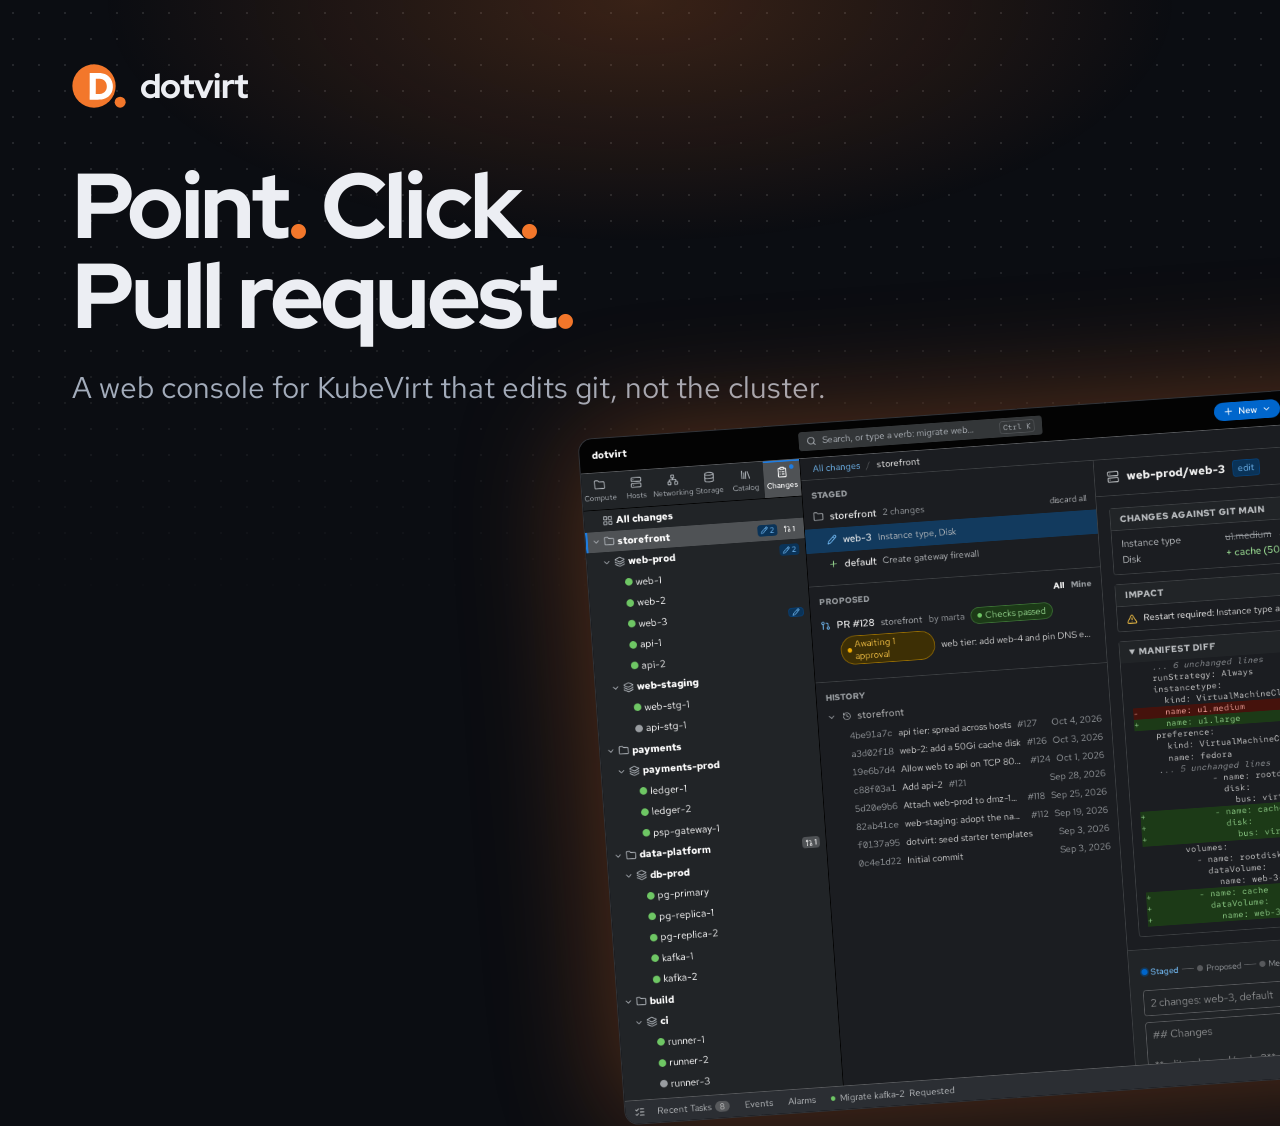
<file: tools/og.html>
<!doctype html>
<html lang="en">
<head>
<meta charset="utf-8">
<link rel="stylesheet" href="../site/style.css">
<style>
  /* The site sheet points at /fonts; this page is opened from disk. */
  @font-face { font-family: "Red Hat Display"; src: url("../site/fonts/red-hat-display.woff2"); font-weight: 300 900; }
  @font-face { font-family: "Red Hat Text"; src: url("../site/fonts/red-hat-text.woff2"); font-weight: 300 700; }
  body { width: 1200px; height: 630px; overflow: hidden; padding: 64px 72px; }
  body::before { height: 630px; }
  .brand { font-size: 34px; gap: 14px; }
  .brand svg { width: 54px; height: 44px; }
  h1 { margin-top: 44px; font-size: 92px; }
  p { margin-top: 26px; max-width: 800px; color: var(--muted); font-size: 30px; line-height: 1.35; }
  img { position: absolute; left: 600px; top: 400px; width: 1100px; max-width: none;
        border: 1px solid var(--line-strong); border-radius: 14px;
        box-shadow: 0 0 120px rgb(243 119 43 / 0.35); transform: rotate(-4deg); }
</style>
</head>
<body>
  <span class="brand">
    <svg viewBox="161.26 5.33 981.56 800.25">
      <circle cx="561.35" cy="405.42" r="394.09" fill="#F3772B"/>
      <circle cx="1036.78" cy="699.54" r="100.04" fill="#F3772B"/>
      <path fill="#fff" fill-rule="evenodd" d="M482.96,654.00 C480.89,645.06 482.83,554.08 482.83,537.00 C482.83,452.33 482.83,367.67 482.83,283.00 C482.83,254.33 482.83,225.67 482.83,197.00 C482.83,193.12 481.99,170.95 484.47,170.00 C490.67,167.87 505.58,169.83 512.67,169.83 C534.22,169.83 555.78,169.83 577.33,169.83 C606.29,169.83 635.71,169.28 664.33,170.82 C669.38,171.09 674.65,170.23 679.67,170.87 C733.49,177.78 786.94,193.34 829.00,230.52 C885.04,280.07 908.74,355.40 904.82,428.33 C904.27,438.57 902.16,448.93 900.87,459.00 C898.15,480.25 892.19,502.82 882.62,522.33 C867.50,553.17 847.20,579.34 820.78,601.33 C806.26,613.41 789.22,621.77 772.33,630.05 C709.60,660.81 637.72,654.83 568.33,654.83 C546.67,654.83 525.00,654.83 503.33,654.83 C500.61,654.83 483.54,655.32 482.96,654.00 Z M594.67,272.96 C593.41,273.51 593.83,286.48 593.83,288.67 C593.83,305.11 593.83,321.56 593.83,338.00 C593.83,386.56 593.83,435.11 593.83,483.67 C593.83,496.74 591.76,541.52 593.96,551.00 C594.52,552.28 628.28,551.83 635.00,551.83 C680.28,551.83 720.09,546.01 755.00,515.14 C810.77,465.84 806.84,355.77 750.00,305.52 C717.78,277.04 675.31,272.83 634.00,272.83 C623.37,272.83 604.33,270.72 594.67,272.96 Z"/>
    </svg>
    dotvirt
  </span>
  <h1>Point<i>.</i> Click<i>.</i><br>Pull request<i>.</i></h1>
  <p>A web console for KubeVirt that edits git, not the cluster.</p>
  <img src="../site/img/changes.webp" alt="">
</body>
</html>
</file>
<file: site/style.css>
@font-face {
  font-family: "Red Hat Display";
  src: url("/fonts/red-hat-display.woff2") format("woff2");
  font-weight: 300 900;
  font-display: swap;
}
@font-face {
  font-family: "Red Hat Text";
  src: url("/fonts/red-hat-text.woff2") format("woff2");
  font-weight: 300 700;
  font-display: swap;
}
@font-face {
  font-family: "Red Hat Mono";
  src: url("/fonts/red-hat-mono.woff2") format("woff2");
  font-weight: 300 700;
  font-display: swap;
}

:root {
  --bg: #0b0d12;
  --panel: #12151c;
  --panel-2: #171b24;
  --line: rgb(255 255 255 / 0.09);
  --line-strong: rgb(255 255 255 / 0.16);
  --text: #eceef3;
  --muted: #a3acbb;
  --brand: #f3772b;
  --brand-hi: #ff9455;
  --display: "Red Hat Display", system-ui, sans-serif;
  --body: "Red Hat Text", system-ui, sans-serif;
  --mono: "Red Hat Mono", ui-monospace, monospace;
  --radius: 14px;
  color-scheme: dark;
}

* { box-sizing: border-box; }

html { scroll-behavior: smooth; scroll-padding-top: 24px; }

body {
  margin: 0;
  background: var(--bg);
  color: var(--text);
  font: 400 17px/1.6 var(--body);
  -webkit-font-smoothing: antialiased;
  overflow-x: hidden;
}

/* The dot grid is the brand's dot, fading out under the hero glow. */
body::before {
  content: "";
  position: absolute;
  inset: 0 0 auto;
  height: 1100px;
  z-index: -1;
  background:
    radial-gradient(60% 55% at 50% 0%, rgb(243 119 43 / 0.2), transparent 70%),
    radial-gradient(rgb(255 255 255 / 0.11) 1px, transparent 1.5px) 0 0 / 26px 26px;
  -webkit-mask-image: linear-gradient(#000 35%, transparent);
  mask-image: linear-gradient(#000 35%, transparent);
}

a { color: inherit; }
img, video { display: block; max-width: 100%; height: auto; }
ul, ol { margin: 0; padding: 0; list-style: none; }
h1, h2, h3, p, figure { margin: 0; }

.wrap {
  width: min(1160px, 100% - 48px);
  margin-inline: auto;
}

:focus-visible {
  outline: 2px solid var(--brand-hi);
  outline-offset: 3px;
  border-radius: 6px;
}

/* ---- nav ---- */

.nav {
  display: flex;
  align-items: center;
  justify-content: space-between;
  padding-block: 22px;
}
.brand {
  display: inline-flex;
  align-items: center;
  gap: 10px;
  font: 800 22px/1 var(--display);
  letter-spacing: -0.02em;
  text-decoration: none;
}
.brand svg { width: 34px; height: 28px; }
.nav nav { display: flex; align-items: center; gap: 28px; }
.nav nav a:not(.btn) {
  color: var(--muted);
  font-size: 15px;
  text-decoration: none;
  transition: color 0.15s;
}
.nav nav a:not(.btn):hover { color: var(--text); }

/* ---- buttons ---- */

.btn {
  display: inline-flex;
  align-items: center;
  gap: 10px;
  padding: 13px 22px;
  border: 1px solid var(--line-strong);
  border-radius: 999px;
  background: rgb(255 255 255 / 0.04);
  color: var(--text);
  font: 600 16px/1 var(--body);
  text-decoration: none;
  cursor: pointer;
  transition: background 0.15s, border-color 0.15s, transform 0.15s;
}
.btn:hover { background: rgb(255 255 255 / 0.09); border-color: rgb(255 255 255 / 0.28); }
.btn:active { transform: translateY(1px); }
.btn svg { width: 14px; height: 14px; fill: currentColor; }
.btn small { color: var(--muted); font-size: 13px; font-weight: 500; }
.btn-small { padding: 9px 16px; font-size: 14px; }
.btn-primary {
  border-color: transparent;
  background: var(--brand);
  color: #1a0c02;
  box-shadow: 0 8px 30px -8px rgb(243 119 43 / 0.7);
}
.btn-primary:hover { background: var(--brand-hi); border-color: transparent; }
.cta { display: flex; flex-wrap: wrap; gap: 14px; }

/* ---- headings ---- */

h1, h2 {
  font-family: var(--display);
  font-weight: 800;
  letter-spacing: -0.035em;
  text-wrap: balance;
}
h1 i, h2 i { color: var(--brand); font-style: normal; }
h2 { font-size: clamp(30px, 4.2vw, 46px); line-height: 1.1; }
h3 { font: 700 20px/1.3 var(--display); letter-spacing: -0.01em; }

section { padding-block: clamp(64px, 9vw, 120px); }

/* ---- hero ---- */

.hero {
  display: flex;
  flex-direction: column;
  align-items: center;
  padding-top: clamp(40px, 6vw, 84px);
  text-align: center;
}
.eyebrow {
  display: flex;
  gap: 22px;
  padding: 7px 18px;
  border: 1px solid var(--line);
  border-radius: 999px;
  background: rgb(255 255 255 / 0.03);
  color: var(--muted);
  font-size: 14px;
  font-weight: 500;
}
.eyebrow li + li { position: relative; }
.eyebrow li + li::before {
  content: "";
  position: absolute;
  left: -13px;
  top: 50%;
  width: 4px;
  height: 4px;
  margin-top: -2px;
  border-radius: 50%;
  background: var(--brand);
}
h1 {
  margin-top: 28px;
  font-size: clamp(44px, 8.6vw, 104px);
  line-height: 0.98;
}
h1 span { white-space: nowrap; }
.lede {
  max-width: 720px;
  margin-top: 28px;
  color: var(--muted);
  font-size: clamp(17px, 1.6vw, 20px);
  text-wrap: balance;
}
.lede span { display: block; }
.lede span:first-child { color: var(--text); }
.hero .cta { justify-content: center; margin-top: 36px; }

/* ---- window frame (video and screenshots) ---- */

.window {
  position: relative;
  width: 100%;
  border: 1px solid var(--line-strong);
  border-radius: var(--radius);
  background: var(--panel);
  box-shadow:
    0 0 0 1px rgb(0 0 0 / 0.5),
    0 40px 120px -30px rgb(243 119 43 / 0.28),
    0 30px 60px -20px rgb(0 0 0 / 0.8);
  overflow: hidden;
}
.window-bar {
  display: flex;
  align-items: center;
  gap: 7px;
  height: 38px;
  padding-inline: 14px;
  border-bottom: 1px solid var(--line);
  background: var(--panel-2);
}
.window-bar i {
  width: 10px;
  height: 10px;
  border-radius: 50%;
  background: rgb(255 255 255 / 0.16);
}
.window-bar i:first-child { background: var(--brand); }
.window-bar span {
  margin-inline: auto;
  padding: 3px 44px;
  border-radius: 6px;
  background: rgb(255 255 255 / 0.05);
  color: var(--muted);
  font: 400 12px/1.5 var(--mono);
  transform: translateX(-24px);
}
.hero .window { margin-top: clamp(44px, 6vw, 72px); }

.player { position: relative; aspect-ratio: 16 / 9; background: #000; }
.player video { width: 100%; height: 100%; }
.play {
  position: absolute;
  inset: 0;
  display: grid;
  place-items: center;
  width: 100%;
  border: 0;
  background: linear-gradient(rgb(11 13 18 / 0.1), rgb(11 13 18 / 0.45));
  cursor: pointer;
}
.play svg {
  width: 92px;
  height: 92px;
  padding: 30px 26px 30px 34px;
  border-radius: 50%;
  background: var(--brand);
  fill: #1a0c02;
  box-shadow: 0 0 0 0 rgb(243 119 43 / 0.55), 0 20px 50px rgb(0 0 0 / 0.5);
  animation: pulse 2.4s ease-out infinite;
  transition: transform 0.2s;
}
.play:hover svg { transform: scale(1.07); }
.playing .play { display: none; }
@keyframes pulse {
  70%, 100% { box-shadow: 0 0 0 26px rgb(243 119 43 / 0), 0 20px 50px rgb(0 0 0 / 0.5); }
}

.chapters {
  display: flex;
  flex-wrap: wrap;
  justify-content: center;
  gap: 8px;
  margin-top: 22px;
}
.chapters button {
  display: inline-flex;
  align-items: center;
  gap: 8px;
  padding: 7px 14px 7px 9px;
  border: 1px solid var(--line);
  border-radius: 999px;
  background: rgb(255 255 255 / 0.03);
  color: var(--muted);
  font: 500 14px/1 var(--body);
  cursor: pointer;
  transition: color 0.15s, border-color 0.15s, background 0.15s;
}
.chapters button:hover {
  border-color: rgb(243 119 43 / 0.6);
  background: rgb(243 119 43 / 0.1);
  color: var(--text);
}
.chapters time {
  padding: 3px 6px;
  border-radius: 999px;
  background: rgb(255 255 255 / 0.07);
  color: var(--brand-hi);
  font: 500 12px/1 var(--mono);
}

/* ---- loop ---- */

.loop { text-align: center; }
.sub { margin-top: 16px; color: var(--muted); font-size: 19px; }
.loop ol {
  position: relative;
  display: grid;
  grid-template-columns: repeat(4, 1fr);
  gap: 28px;
  margin-top: 64px;
  counter-reset: step;
}
/* The rail joins the four dots; one bright dot travels it. */
.loop ol::before, .loop ol::after {
  content: "";
  position: absolute;
  top: 9px;
}
.loop ol::before {
  left: 12.5%;
  right: 12.5%;
  height: 2px;
  background: linear-gradient(90deg, var(--brand), rgb(243 119 43 / 0.25));
}
.loop ol::after {
  left: 12.5%;
  width: 10px;
  height: 10px;
  margin: -4px 0 0 -5px;
  border-radius: 50%;
  background: #fff;
  box-shadow: 0 0 14px 4px rgb(255 148 85 / 0.9);
  animation: travel 5s cubic-bezier(0.65, 0, 0.35, 1) infinite;
}
@keyframes travel {
  0% { left: 12.5%; opacity: 0; }
  8% { opacity: 1; }
  80% { left: 87.5%; opacity: 1; }
  92%, 100% { left: 87.5%; opacity: 0; }
}
.loop li { position: relative; padding-top: 44px; counter-increment: step; }
.loop li::before {
  content: "";
  position: absolute;
  top: 0;
  left: 50%;
  width: 20px;
  height: 20px;
  margin-left: -10px;
  border: 5px solid var(--bg);
  border-radius: 50%;
  background: var(--brand);
  box-shadow: 0 0 0 2px var(--brand);
  z-index: 1;
}
.loop h3::before {
  content: counter(step);
  margin-right: 10px;
  color: var(--brand);
  font: 500 14px/1 var(--mono);
  vertical-align: 2px;
}
.loop li p { max-width: 240px; margin: 10px auto 0; color: var(--muted); font-size: 16px; }

/* ---- tour ---- */

.tour { text-align: center; }
.tabs {
  display: inline-flex;
  max-width: 100%;
  gap: 4px;
  margin-top: 36px;
  padding: 5px;
  border: 1px solid var(--line);
  border-radius: 999px;
  background: rgb(255 255 255 / 0.03);
  overflow-x: auto;
  scrollbar-width: none;
}
.tabs button {
  padding: 10px 20px;
  border: 0;
  border-radius: 999px;
  background: none;
  color: var(--muted);
  font: 600 15px/1 var(--body);
  white-space: nowrap;
  cursor: pointer;
  transition: color 0.15s, background 0.15s;
}
.tabs button:hover { color: var(--text); }
.tabs button[aria-selected="true"] { background: var(--brand); color: #1a0c02; }
.caption {
  max-width: 640px;
  margin: 26px auto 34px;
  color: var(--muted);
  font-size: 18px;
  text-wrap: balance;
}
[role="tabpanel"]:not([hidden]) { animation: rise 0.35s ease-out; }
@keyframes rise {
  from { opacity: 0; transform: translateY(10px); }
}

/* ---- principles ---- */

.principles h2 { text-align: center; }
.cards {
  display: grid;
  grid-template-columns: repeat(3, 1fr);
  gap: 20px;
  margin-top: 52px;
}
.cards li {
  padding: 30px 28px 32px;
  border: 1px solid var(--line);
  border-radius: var(--radius);
  background: linear-gradient(180deg, var(--panel-2), var(--panel));
}
.cards h3::before {
  content: "";
  display: block;
  width: 12px;
  height: 12px;
  margin-bottom: 20px;
  border-radius: 50%;
  background: var(--brand);
  box-shadow: 0 0 0 5px rgb(243 119 43 / 0.18);
}
.cards p { margin-top: 10px; color: var(--muted); font-size: 16px; }
.chips {
  display: flex;
  flex-wrap: wrap;
  justify-content: center;
  gap: 10px;
  margin-top: 36px;
}
.chips li {
  padding: 7px 15px;
  border: 1px solid var(--line);
  border-radius: 999px;
  color: var(--muted);
  font-size: 14px;
  font-weight: 500;
}

/* ---- install ---- */

.install {
  display: grid;
  grid-template-columns: 1fr 1fr;
  gap: clamp(32px, 6vw, 80px);
  align-items: center;
}
.steps { margin-top: 30px; counter-reset: n; }
.steps li {
  position: relative;
  padding-left: 46px;
  color: var(--muted);
  counter-increment: n;
}
.steps li + li { margin-top: 20px; }
.steps li::before {
  content: counter(n);
  position: absolute;
  left: 0;
  top: 0;
  display: grid;
  place-items: center;
  width: 30px;
  height: 30px;
  border: 1px solid rgb(243 119 43 / 0.55);
  border-radius: 50%;
  color: var(--brand-hi);
  font: 600 14px/1 var(--mono);
}
code { font-family: var(--mono); font-size: 0.92em; color: var(--text); }
.needs { margin-top: 24px; color: var(--muted); font-size: 15px; }
.install .cta { margin-top: 30px; }

.code {
  border: 1px solid var(--line-strong);
  border-radius: var(--radius);
  background: var(--panel);
  box-shadow: 0 30px 80px -30px rgb(243 119 43 / 0.25);
  overflow: hidden;
}
.code figcaption {
  display: flex;
  align-items: center;
  justify-content: space-between;
  padding: 9px 10px 9px 18px;
  border-bottom: 1px solid var(--line);
  background: var(--panel-2);
  color: var(--muted);
  font: 400 13px/1 var(--mono);
}
.code button {
  padding: 6px 12px;
  border: 1px solid var(--line);
  border-radius: 7px;
  background: none;
  color: var(--muted);
  font: 500 12px/1 var(--body);
  cursor: pointer;
}
.code button:hover { color: var(--text); border-color: var(--line-strong); }
.code pre { margin: 0; padding: 22px 22px 24px; overflow-x: auto; }
.code code { font-size: 15px; line-height: 1.75; color: #d7dce6; }
.code b { color: var(--brand-hi); font-weight: 500; }
.code span { color: #6f7a8c; }

/* ---- footer ---- */

footer {
  display: flex;
  flex-wrap: wrap;
  align-items: center;
  gap: 16px 32px;
  padding-block: 36px 48px;
  border-top: 1px solid var(--line);
  color: var(--muted);
  font-size: 14px;
}
footer .brand { font-size: 18px; color: var(--text); }
footer .brand svg { width: 26px; height: 21px; }
footer p { flex: 1 1 320px; }
footer nav { display: flex; gap: 24px; }
footer a:not(.brand) { text-underline-offset: 3px; text-decoration-color: var(--line-strong); }
footer a:not(.brand):hover { color: var(--text); }

/* ---- 404 ---- */

.lost {
  display: grid;
  place-content: center;
  justify-items: center;
  gap: 20px;
  min-height: 100vh;
  text-align: center;
}
.lost h1 { margin: 0; }
.lost p { color: var(--muted); }

/* ---- small screens ---- */

@media (max-width: 860px) {
  .nav nav a:not(.btn) { display: none; }
  .loop ol { grid-template-columns: 1fr; gap: 36px; margin-top: 48px; text-align: left; }
  .loop ol::before { top: 10px; bottom: 60px; left: 9px; right: auto; width: 2px; height: auto;
    background: linear-gradient(var(--brand), rgb(243 119 43 / 0.25)); }
  .loop ol::after { display: none; }
  .loop li { padding: 0 0 0 44px; }
  .loop li::before { left: 0; margin-left: 0; }
  .loop li p { max-width: none; margin-inline: 0; }
  .cards { grid-template-columns: 1fr; }
  .install { grid-template-columns: 1fr; }
  .window-bar span { display: none; }
  /* A full console shrunk to a phone is unreadable; let it pan instead. */
  .tour .window { overflow-x: auto; }
  .tour .window img { width: 780px; max-width: none; }
  .play svg { width: 64px; height: 64px; padding: 21px 18px 21px 24px; }
}

@media (prefers-reduced-motion: reduce) {
  html { scroll-behavior: auto; }
  *, *::before, *::after { animation: none !important; transition: none !important; }
}
</file>
